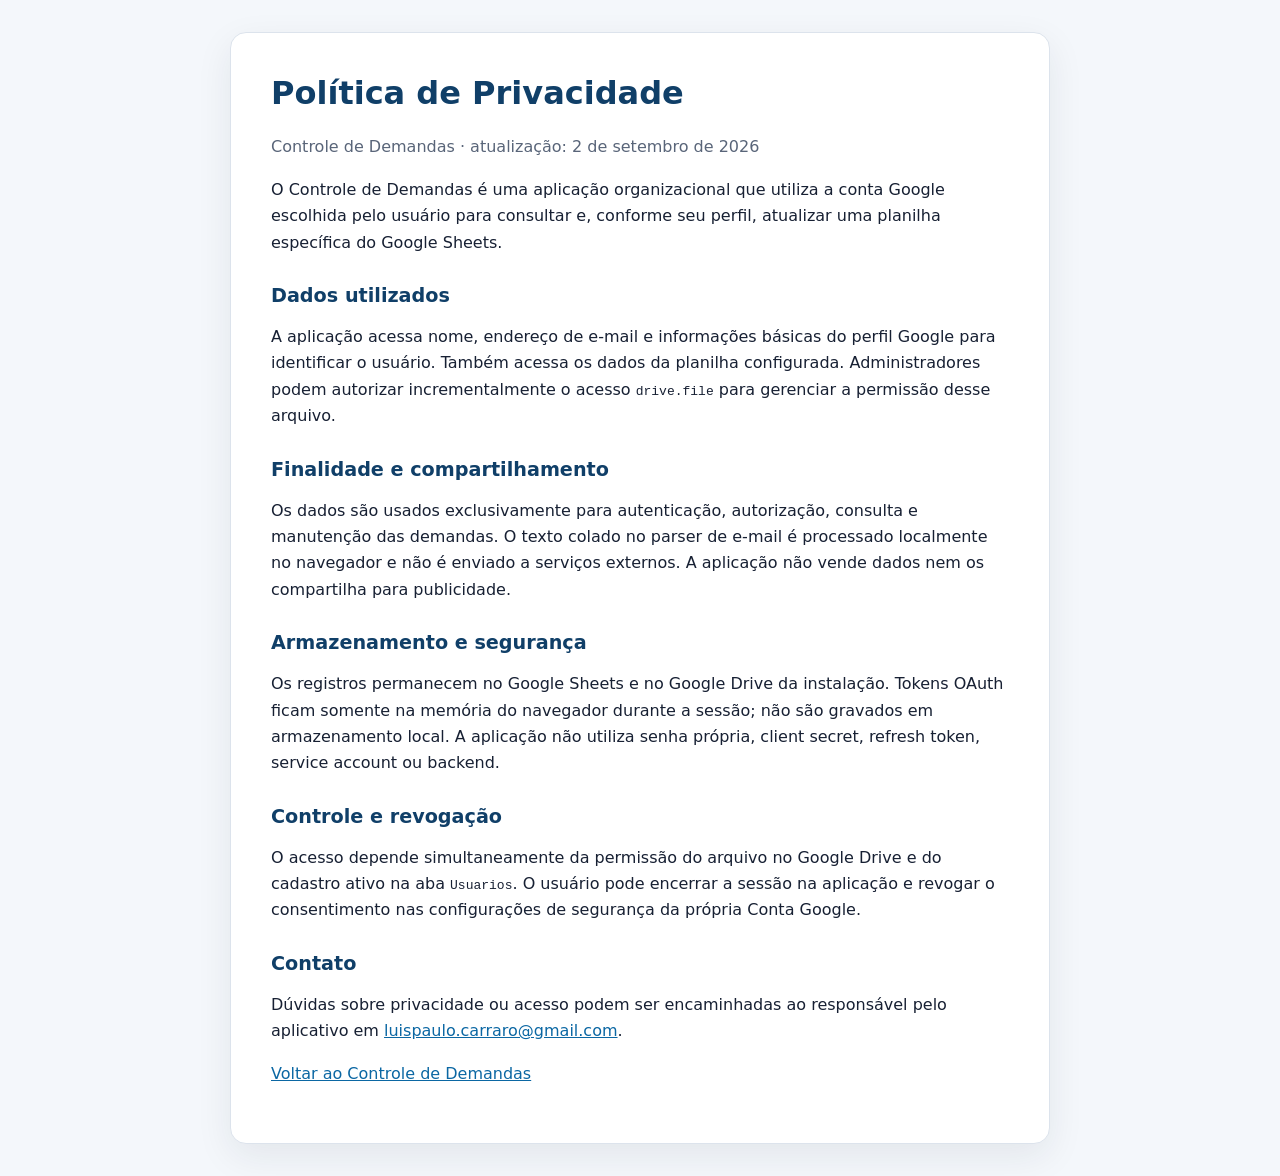
<file: privacidade.html>
<!doctype html>
<html lang="pt-BR">
  <head>
    <meta charset="UTF-8" />
    <meta name="viewport" content="width=device-width, initial-scale=1.0" />
    <meta name="color-scheme" content="light" />
    <title>Política de Privacidade — Controle de Demandas</title>
    <style>
      :root { font-family: Inter, system-ui, -apple-system, BlinkMacSystemFont, "Segoe UI", sans-serif; color: #172033; background: #f4f7fb; }
      * { box-sizing: border-box; }
      body { margin: 0; padding: 32px 20px; line-height: 1.65; }
      main { max-width: 820px; margin: 0 auto; padding: 40px; background: #fff; border: 1px solid #dce3ec; border-radius: 16px; box-shadow: 0 12px 36px rgba(23, 32, 51, .08); }
      h1, h2 { line-height: 1.25; color: #103f68; }
      h1 { margin-top: 0; }
      h2 { margin-top: 28px; font-size: 1.2rem; }
      a { color: #0b67a3; }
      .meta { color: #596579; }
      @media (max-width: 640px) { body { padding: 0; } main { padding: 28px 20px; border: 0; border-radius: 0; box-shadow: none; } }
    </style>
  </head>
  <body>
    <main>
      <h1>Política de Privacidade</h1>
      <p class="meta">Controle de Demandas · atualização: 2 de setembro de 2026</p>

      <p>O Controle de Demandas é uma aplicação organizacional que utiliza a conta Google escolhida pelo usuário para consultar e, conforme seu perfil, atualizar uma planilha específica do Google Sheets.</p>

      <h2>Dados utilizados</h2>
      <p>A aplicação acessa nome, endereço de e-mail e informações básicas do perfil Google para identificar o usuário. Também acessa os dados da planilha configurada. Administradores podem autorizar incrementalmente o acesso <code>drive.file</code> para gerenciar a permissão desse arquivo.</p>

      <h2>Finalidade e compartilhamento</h2>
      <p>Os dados são usados exclusivamente para autenticação, autorização, consulta e manutenção das demandas. O texto colado no parser de e-mail é processado localmente no navegador e não é enviado a serviços externos. A aplicação não vende dados nem os compartilha para publicidade.</p>

      <h2>Armazenamento e segurança</h2>
      <p>Os registros permanecem no Google Sheets e no Google Drive da instalação. Tokens OAuth ficam somente na memória do navegador durante a sessão; não são gravados em armazenamento local. A aplicação não utiliza senha própria, client secret, refresh token, service account ou backend.</p>

      <h2>Controle e revogação</h2>
      <p>O acesso depende simultaneamente da permissão do arquivo no Google Drive e do cadastro ativo na aba <code>Usuarios</code>. O usuário pode encerrar a sessão na aplicação e revogar o consentimento nas configurações de segurança da própria Conta Google.</p>

      <h2>Contato</h2>
      <p>Dúvidas sobre privacidade ou acesso podem ser encaminhadas ao responsável pelo aplicativo em <a href="mailto:luispaulo.carraro@gmail.com">luispaulo.carraro@gmail.com</a>.</p>

      <p><a href="./">Voltar ao Controle de Demandas</a></p>
    </main>
  </body>
</html>
</file>
